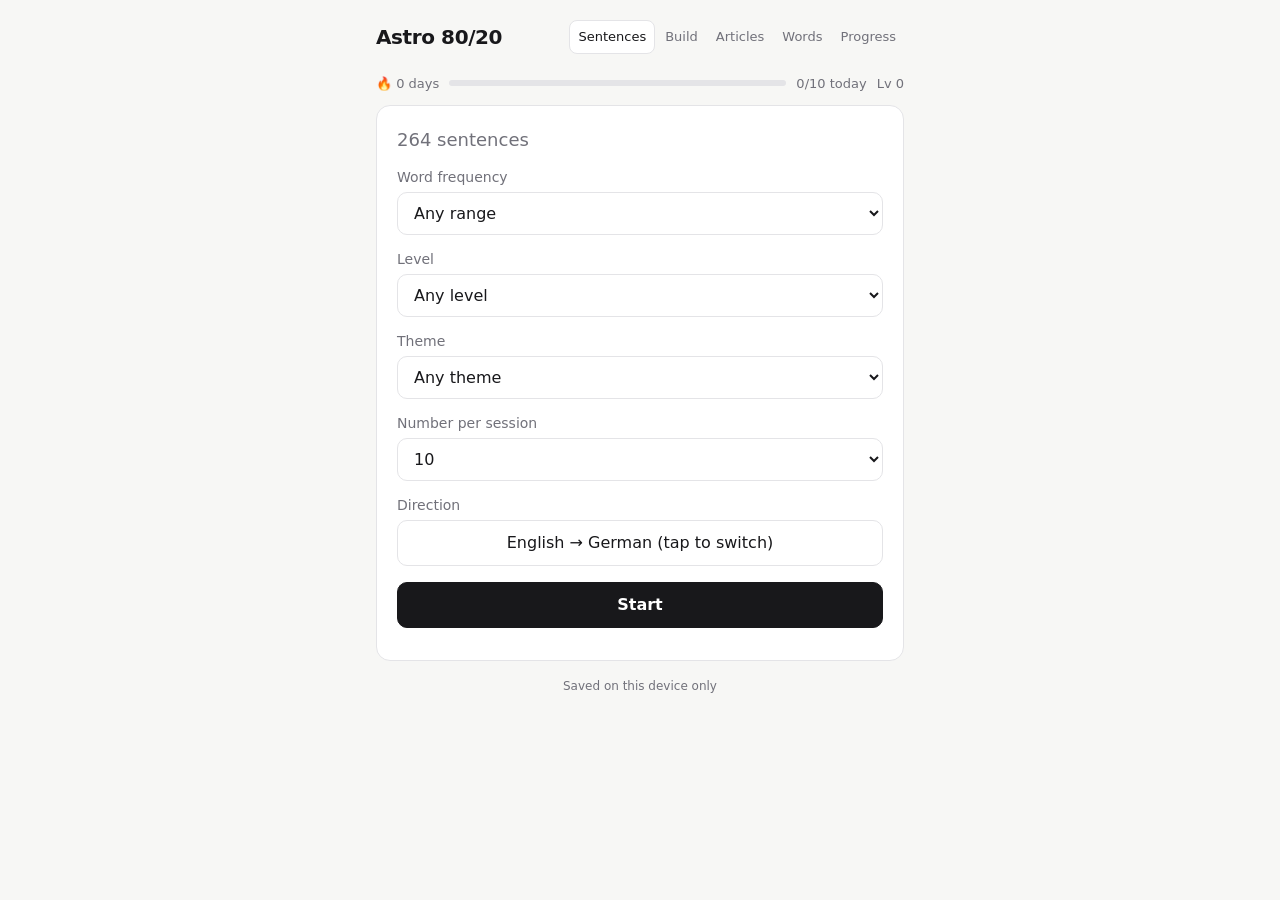
<file: index.html.html>
<!doctype html>
<html lang="en"><head><meta charset="utf-8">
<meta name="viewport" content="width=device-width, initial-scale=1, viewport-fit=cover">
<title>Astro 80/20</title>
<style>
:root{--bg:#f7f7f5;--fg:#18181b;--mut:#71717a;--card:#fff;--bd:#e4e4e7;--ac:#18181b;--acf:#fff;--der:#2563eb;--die:#ec4899;--das:#16a34a;box-sizing:border-box;padding-top:env(safe-area-inset-top,0px);padding-bottom:env(safe-area-inset-bottom,0px)}
@media (prefers-color-scheme:dark){:root:not([data-theme="light"]){--bg:#111113;--fg:#f4f4f5;--mut:#a1a1aa;--card:#1a1a1d;--bd:#2e2e33;--ac:#f4f4f5;--acf:#111113;--der:#60a5fa;--die:#f472b6;--das:#4ade80;color-scheme:dark}}
:root[data-theme="dark"]{--bg:#111113;--fg:#f4f4f5;--mut:#a1a1aa;--card:#1a1a1d;--bd:#2e2e33;--ac:#f4f4f5;--acf:#111113;--der:#60a5fa;--die:#f472b6;--das:#4ade80;color-scheme:dark}
html{scroll-padding-top:env(safe-area-inset-top,0px)}
*{box-sizing:border-box}
body{margin:0;background:var(--bg);color:var(--fg);font:16px/1.5 system-ui,-apple-system,"Segoe UI",Roboto,sans-serif}
main{max-width:560px;margin:0 auto;padding:20px 16px 48px}
header{display:flex;justify-content:space-between;align-items:center;margin-bottom:20px}
h1{font-size:20px;margin:0;letter-spacing:-.02em}
nav button{background:none;border:0;color:var(--mut);font:inherit;padding:6px 10px;cursor:pointer;border-radius:8px}
nav button.on{color:var(--fg);background:var(--card);border:1px solid var(--bd)}
.box{background:var(--card);border:1px solid var(--bd);border-radius:14px;padding:20px}
label{display:block;font-size:14px;color:var(--mut);margin:14px 0 4px}
select,.btn{font:inherit;border-radius:10px;border:1px solid var(--bd);background:var(--card);color:var(--fg);padding:10px 12px;width:100%}
.btn{cursor:pointer;text-align:center}
.btn.p{background:var(--ac);color:var(--acf);border-color:var(--ac);font-weight:600}
.btn:focus-visible,select:focus-visible,nav button:focus-visible{outline:2px solid var(--der);outline-offset:2px}
.row{display:flex;gap:8px}.row>*{flex:1}
.sent{font-size:24px;line-height:1.35;margin:18px 0;min-height:64px}
.en{font-size:18px;color:var(--mut)}
.note{border-top:1px solid var(--bd);margin-top:14px;padding-top:12px;font-size:15px}
.der{color:var(--der);font-weight:700}.die{color:var(--die);font-weight:700}.das{color:var(--das);font-weight:700}
.meta{display:flex;justify-content:space-between;color:var(--mut);font-size:13px}
.bar{height:6px;background:var(--bd);border-radius:6px;overflow:hidden;margin:6px 0 14px}.bar i{display:block;height:100%;background:var(--ac)}
.grid{display:grid;grid-template-columns:1fr 1fr;gap:10px;margin:14px 0}
.stat{border:1px solid var(--bd);border-radius:12px;padding:12px}.stat b{display:block;font-size:24px}.stat span{color:var(--mut);font-size:13px}
.rate button{padding:10px 4px;font-size:14px}
svg{width:100%;height:auto;display:block}
.hide{display:none}

header{flex-wrap:wrap;gap:8px}nav{display:flex;flex-wrap:wrap;gap:2px}nav button{font-size:13px;padding:6px 8px}
.chip{font:inherit;border:1px solid var(--bd);background:var(--card);color:var(--fg);border-radius:10px;padding:8px 12px;margin:0 6px 6px 0;cursor:pointer}.chip.rvd{cursor:default}
.btn.der,.btn.die,.btn.das{font-size:20px}#st{font-size:12px;color:var(--mut);margin-top:16px;text-align:center}
#top{display:flex;gap:10px;align-items:center;font-size:13px;color:var(--mut);margin-bottom:12px}
.tg{display:inline-block;border:1px solid var(--bd);border-radius:999px;padding:2px 10px;font-size:13px;margin:0 6px 4px 0;color:var(--mut)}.gl{margin-top:10px}
.rate small{display:block;color:var(--mut);font-size:11px}
#pop{position:fixed;left:50%;top:calc(env(safe-area-inset-top,0px) + 70px);transform:translateX(-50%);opacity:0;pointer-events:none;background:var(--ac);color:var(--acf);padding:8px 16px;border-radius:999px;font-weight:700;z-index:20}
#pop.go{animation:pp 1.1s ease-out}@keyframes pp{0%{opacity:0;transform:translate(-50%,8px)}18%{opacity:1;transform:translate(-50%,0)}80%{opacity:1}100%{opacity:0;transform:translate(-50%,-10px)}}
@media (prefers-reduced-motion:reduce){#pop.go{animation:pp2 1.1s steps(1)}@keyframes pp2{0%{opacity:1}80%{opacity:0}}}
</style></head>
<body><main>
<header><h1>Astro 80/20</h1><nav id="nav"><button data-t="s" class="on">Sentences</button><button data-t="b">Build</button><button data-t="a">Articles</button><button data-t="w">Words</button><button data-t="p">Progress</button></nav></header>
<div id="top"></div><div id="app"></div><div id="st">Saved on this device only</div><div id="pop" role="status"></div>
</main>
<script>
// Rows: [German, English, frequency band (approx. rank ceiling of hardest word), level, theme, grammar note]
const OLD=[
["Ich habe keine Zeit.","I don’t have time.",100,"A1","Daily","keine negates nouns used without an article; nicht negates verbs and adjectives."],
["Das ist mein Haus.","That is my house.",100,"A1","Home","Haus is neuter, so das Haus. mein- takes the same endings as ein-: no ending for neuter nominative."],
["Wo ist der Bahnhof?","Where is the train station?",200,"A1","Daily","Question word first, verb second. Bahnhof is masculine: der Bahnhof."],
["Ich arbeite jeden Tag.","I work every day.",200,"A1","Work","Time expressions like jeden Tag take the accusative."],
["Ich möchte bitte ein Wasser.","I would like a water, please.",200,"A1","Restaurant","möchte is the polite form of wanting. Wasser is neuter: ein Wasser (accusative looks the same)."],
["Kannst du mir helfen?","Can you help me?",200,"A1","Daily","helfen takes the dative: mir, not mich. With a modal verb, the infinitive goes to the end."],
["Wir essen heute im Restaurant.","We are eating at a restaurant today.",300,"A1","Restaurant","im = in dem. in + dative answers “where?”. The verb stays in second position."],
["Das Essen ist fertig.","The food is ready.",300,"A1","Kitchen","Das Essen is a verb used as a noun, and these are always neuter."],
["Das Wasser kocht schon.","The water is already boiling.",300,"A1","Kitchen","Wasser is neuter, so das Wasser. schon = already."],
["Ich fahre mit dem Zug nach Berlin.","I’m taking the train to Berlin.",300,"A1","Daily","mit always takes the dative: dem Zug. nach is used for cities and countries."],
["Ich muss morgen früh aufstehen.","I have to get up early tomorrow.",300,"A2","Daily","aufstehen is separable. With a modal verb it stays together as one infinitive at the end."],
["Ich habe gestern lange gearbeitet.","I worked for a long time yesterday.",300,"A2","Work","Perfekt = haben + past participle at the end of the sentence."],
["Ich weiß nicht, was ich sagen soll.","I don’t know what I’m supposed to say.",300,"B1","Daily","In an indirect question the verb moves to the end. weiß is irregular (wissen)."],
["Der Hund ist im Garten.","The dog is in the garden.",400,"A1","Animals","im = in dem. Location (“where?”) takes the dative. Hund is masculine: der Hund."],
["Ich gehe mit dem Hund spazieren.","I’m going for a walk with the dog.",400,"A1","Animals","mit + dative: dem Hund. spazieren gehen = to go for a walk."],
["Haben Sie einen Tisch für zwei Personen?","Do you have a table for two people?",400,"A1","Restaurant","Tisch is masculine, so the accusative is einen Tisch. für always takes the accusative."],
["Mach bitte das Fenster zu.","Please close the window.",400,"A1","Home","Imperative of a separable verb (zumachen): the prefix goes to the end. Fenster is neuter."],
["Wenn es regnet, bleibe ich zu Hause.","If it rains, I stay at home.",400,"A2","Outdoors","wenn sends the verb to the end of its clause. The main clause then starts with its verb."],
["Ich freue mich auf das Wochenende.","I’m looking forward to the weekend.",400,"B1","Work","sich freuen auf + accusative is for future events (über is for things happening now)."],
["Die Katze schläft auf dem Sofa.","The cat is sleeping on the sofa.",500,"A1","Animals","auf + dative when the cat is already there (where?). Katze is feminine: die Katze."],
["Wir kochen heute Abend zusammen.","We’re cooking together this evening.",500,"A1","Kitchen","heute Abend = this evening. Abend is masculine, but no article is needed here."],
["Ich stelle die Lampe auf den Tisch.","I’m putting the lamp on the table.",500,"A2","Home","Movement (where to?) means accusative: auf den Tisch. Compare: Die Lampe steht auf dem Tisch."],
["Hätte ich mehr Zeit, würde ich öfter wandern gehen.","If I had more time, I would go hiking more often.",500,"B2","Outdoors","Unreal condition (Konjunktiv II). Dropping wenn puts the verb first: Hätte ich…"],
["Die Wohnung hat zwei Zimmer und einen Balkon.","The apartment has two rooms and a balcony.",600,"A1","Home","haben takes the accusative. Balkon is masculine: einen Balkon. Wohnung is feminine."],
["Ich hätte gern die Rechnung, bitte.","I’d like the bill, please.",600,"A2","Restaurant","hätte gern is a polite request. Rechnung is feminine: die Rechnung."],
["Obwohl ich müde war, habe ich weitergearbeitet.","Although I was tired, I kept working.",600,"B1","Work","obwohl sends the verb to the end. After the clause, the main clause verb comes first: habe ich."],
["Der Wald ist sehr ruhig.","The forest is very quiet.",700,"A1","Outdoors","Wald is masculine: der Wald. sehr + adjective = very."],
["Der Chef hat heute keine Zeit für das Meeting.","The boss has no time for the meeting today.",700,"A2","Work","für + accusative. Meeting is neuter: das Meeting."],
["Ich räume die Küche auf, bevor die Gäste kommen.","I tidy the kitchen before the guests arrive.",800,"B1","Home","aufräumen is separable. bevor sends the verb to the end. Küche is feminine: die Küche."],
["Kannst du bitte die Zwiebeln schneiden?","Can you please cut the onions?",800,"A2","Kitchen","Zwiebeln is plural, so die. The infinitive schneiden goes to the end with a modal verb."],
["Der Hund, den wir gestern gesehen haben, gehört meiner Nachbarin.","The dog we saw yesterday belongs to my neighbor.",800,"B1","Animals","den = masculine accusative relative pronoun (object of gesehen). gehören takes the dative: meiner Nachbarin."],
["Wir wandern am Wochenende in den Bergen.","We hike in the mountains on the weekend.",900,"A2","Outdoors","am = an dem. Dative plural adds -n: in den Bergen."],
["Das Pferd steht auf der Wiese.","The horse is standing in the meadow.",900,"A2","Animals","Germans say auf der Wiese. Wiese is feminine, dative: der. Pferd is neuter: das Pferd."],
["Die Besprechung wurde auf nächste Woche verschoben.","The meeting was postponed until next week.",900,"B2","Work","Passive: wurde + past participle. The doer is not mentioned."]
];
const G={
mod:"Modal verb: it takes the second slot and the main verb goes to the end as an infinitive.",
dat:"mit, bei, von, zu, nach, aus, seit always take the dative.",
acc:"Direct objects take the accusative. Only masculine changes: der → den, ein → einen.",
sep:"Separable verb: the prefix jumps to the end of the main clause.",
perf:"Perfekt: haben or sein + past participle, with the participle at the end.",
sub:"In a clause with weil, dass, wenn, obwohl, the conjugated verb goes to the end.",
v2:"Verb second: whatever comes first, the conjugated verb is the second element.",
q:"Questions: a question word comes first, or the verb leads in yes/no questions.",
neg:"kein negates nouns; nicht negates verbs, adjectives and everything else.",
wo:"Two-way prepositions: dative for location (wo?), accusative for movement (wohin?).",
refl:"Reflexive verb: the pronoun (mich, dich, sich…) belongs with the verb.",
imp:"Imperative: the verb comes first.",
ko2:"Konjunktiv II (hätte, wäre, würde) expresses polite or unreal wishes.",
rel:"Relative clause: the pronoun matches the noun’s gender, its case comes from its job in the clause, and the verb goes to the end.",
inf:"Infinitive with zu: zu stands right before the infinitive at the end of the clause.",
idm:"Fixed expression: feelings and impressions use the dative (mir, dir, ihm…).",
gen:"Learn every noun with its article: gender is rarely guessable.",
comp:"Comparison: adjective + -er, then als.",
sein:"sein and haben are irregular, so learn them as they are.",
time:"Times: um + clock time, am + day, im + month or season."};
const note=t=>t.split("+").every(x=>G[x])?t.split("+").map(x=>G[x]).join(" "):t;
const P=`
Ich heiße Anna.|My name is Anna.|100|A1|Daily|v2
Wie geht es dir?|How are you?|100|A1|Daily|q
Mir geht es gut, danke.|I’m fine, thank you.|200|A1|Daily|idm
Ich komme aus Tunesien.|I come from Tunisia.|200|A1|Daily|dat
Ich spreche ein bisschen Deutsch.|I speak a little German.|300|A1|Daily|acc
Sprichst du Englisch?|Do you speak English?|300|A1|Daily|q
Ich verstehe das nicht.|I don’t understand that.|200|A1|Daily|neg
Kannst du das bitte wiederholen?|Can you repeat that, please?|400|A1|Daily|mod
Was bedeutet das?|What does that mean?|300|A1|Daily|q
Ich brauche Hilfe.|I need help.|200|A1|Daily|acc
Entschuldigung, wo ist die Toilette?|Excuse me, where is the restroom?|500|A1|Daily|q
Wie viel kostet das?|How much does that cost?|300|A1|Daily|q
Ich nehme das.|I’ll take that.|200|A1|Daily|acc
Es ist schon spät.|It’s already late.|200|A1|Daily|v2
Wie spät ist es?|What time is it?|200|A1|Daily|q
Ich habe Hunger.|I’m hungry.|300|A1|Daily|sein
Ich habe Durst.|I’m thirsty.|400|A1|Daily|sein
Mir ist kalt.|I’m cold.|300|A1|Daily|idm
Ich bin müde.|I’m tired.|200|A1|Daily|sein
Das gefällt mir.|I like that.|300|A2|Daily|idm
Es tut mir leid.|I’m sorry.|300|A1|Daily|idm
Hast du morgen Zeit?|Do you have time tomorrow?|200|A1|Daily|q
Ich rufe dich später an.|I’ll call you later.|400|A2|Daily|sep
Ich warte seit einer Stunde.|I’ve been waiting for an hour.|500|A2|Daily|dat
Wir haben uns lange nicht gesehen.|We haven’t seen each other for a long time.|400|A2|Daily|refl+perf
Ich denke oft an meine Familie.|I often think about my family.|300|A2|Daily|denken an takes the accusative: an meine Familie.
Ich glaube, dass er recht hat.|I think he’s right.|300|B1|Daily|sub
Ich möchte wissen, wann der Zug kommt.|I’d like to know when the train is coming.|400|B1|Daily|sub
Weil ich krank bin, bleibe ich heute im Bett.|Because I’m sick, I’m staying in bed today.|500|A2|Daily|sub
Ich habe vergessen, dir zu schreiben.|I forgot to write to you.|500|B1|Daily|inf
Es ist wichtig, pünktlich zu sein.|It’s important to be on time.|700|B1|Daily|inf
Ich würde gern nach Deutschland reisen.|I would like to travel to Germany.|500|B1|Daily|ko2
Wenn ich Zeit hätte, würde ich mehr lesen.|If I had time, I would read more.|400|B2|Daily|ko2+sub
Das Buch, das ich gelesen habe, war sehr gut.|The book I read was very good.|500|B1|Daily|rel
Ich arbeite als Lehrer.|I work as a teacher.|800|A2|Work|v2
Ich habe heute viel zu tun.|I have a lot to do today.|300|A2|Work|inf
Wann beginnt die Arbeit?|When does work start?|300|A1|Work|q
Die Arbeit beginnt um acht Uhr.|Work starts at eight o’clock.|300|A1|Work|time
Ich habe einen Termin um zehn Uhr.|I have an appointment at ten o’clock.|500|A1|Work|acc+time
Können wir den Termin verschieben?|Can we postpone the appointment?|900|A2|Work|mod
Ich schicke Ihnen die E-Mail heute noch.|I’ll send you the email today.|500|A2|Work|Ihnen is dative (to whom?), die E-Mail is accusative (what?). The dative object comes first.
Haben Sie meine Nachricht bekommen?|Did you get my message?|400|A2|Work|perf
Ich bin im Moment in einer Besprechung.|I’m in a meeting right now.|500|A2|Work|wo
Mein Kollege ist heute krank.|My colleague is sick today.|700|A1|Work|v2
Wir müssen das Projekt bis Freitag abschließen.|We have to finish the project by Friday.|700|B1|Work|mod+sep
Ich bewerbe mich um eine Stelle.|I’m applying for a job.|800|B1|Work|refl
Das Gehalt ist nicht schlecht.|The salary isn’t bad.|900|A2|Work|neg
Ich arbeite von zu Hause aus.|I work from home.|300|A2|Work|dat
Mein Chef ist sehr freundlich.|My boss is very friendly.|700|A1|Work|sein
Wir haben morgen eine Konferenz.|We have a conference tomorrow.|900|A2|Work|acc
Der Kunde wartet schon seit zehn Minuten.|The customer has been waiting for ten minutes already.|600|A2|Work|dat
Ich habe die Rechnung noch nicht bezahlt.|I haven’t paid the invoice yet.|600|A2|Work|perf
Wir sollten das morgen besprechen.|We should discuss that tomorrow.|500|B1|Work|mod
Ich kümmere mich um die Kunden.|I take care of the customers.|900|B1|Work|refl
Nachdem wir gegessen hatten, sind wir zur Arbeit gegangen.|After we had eaten, we went to work.|500|B2|Work|Plusquamperfekt: hatten + participle for what happened first, then Perfekt for what came next.
Ich wohne in einer kleinen Wohnung.|I live in a small apartment.|300|A1|Home|wo
Das Schlafzimmer ist im ersten Stock.|The bedroom is on the first floor.|700|A2|Home|wo
Das Badezimmer ist neben der Küche.|The bathroom is next to the kitchen.|700|A2|Home|wo
Die Tür ist geschlossen.|The door is closed.|300|A1|Home|gen
Bitte mach das Licht an.|Please turn on the light.|300|A1|Home|imp+sep
Ich muss die Wäsche waschen.|I have to do the laundry.|900|A2|Home|mod
Der Schlüssel liegt auf dem Tisch.|The key is on the table.|500|A1|Home|wo
Wir haben ein neues Sofa gekauft.|We bought a new sofa.|700|A2|Home|perf
Das Wohnzimmer ist groß und hell.|The living room is big and bright.|600|A1|Home|gen
Ich putze jeden Samstag das Bad.|I clean the bathroom every Saturday.|700|A2|Home|acc
Kannst du den Müll rausbringen?|Can you take out the trash?|900|A2|Home|mod+sep
Ich suche meinen Schlüssel.|I’m looking for my key.|500|A1|Home|acc
Das Bett steht an der Wand.|The bed stands against the wall.|400|A2|Home|wo
Wir ziehen nächsten Monat um.|We’re moving next month.|500|A2|Home|sep
Die Miete ist zu hoch.|The rent is too high.|600|A2|Home|gen
Ich hänge das Bild an die Wand.|I’m hanging the picture on the wall.|400|B1|Home|wo
Das Bild hängt an der Wand.|The picture is hanging on the wall.|400|A2|Home|wo
Ich lege das Buch auf den Tisch.|I’m putting the book on the table.|500|A2|Home|wo
Heute scheint die Sonne.|The sun is shining today.|400|A1|Outdoors|v2
Es ist kalt und es regnet.|It’s cold and it’s raining.|300|A1|Outdoors|v2
Wir gehen im Park spazieren.|We’re going for a walk in the park.|600|A1|Outdoors|wo
Der Fluss ist sehr tief.|The river is very deep.|600|A2|Outdoors|gen
Ich möchte auf den Berg steigen.|I’d like to climb the mountain.|600|A2|Outdoors|wo+mod
Die Sonne geht um sechs Uhr unter.|The sun sets at six o’clock.|400|A2|Outdoors|sep+time
Wir sind am Strand gewesen.|We were at the beach.|800|A2|Outdoors|perf
Ich fahre gern mit dem Fahrrad.|I like riding my bike.|600|A1|Outdoors|dat
Hast du eine Jacke dabei?|Did you bring a jacket?|700|A2|Outdoors|q
Der See ist im Sommer warm.|The lake is warm in summer.|700|A1|Outdoors|time
Im Winter schneit es oft.|It often snows in winter.|500|A1|Outdoors|time
Wir machen ein Picknick am Fluss.|We’re having a picnic by the river.|900|A2|Outdoors|wo
Der Weg führt durch den Wald.|The path leads through the forest.|500|B1|Outdoors|durch always takes the accusative.
Wir sind den ganzen Tag gewandert.|We hiked all day.|700|A2|Outdoors|perf
Bei schönem Wetter gehen wir raus.|When the weather is nice, we go outside.|400|A2|Outdoors|dat
Die Luft ist hier sehr sauber.|The air is very clean here.|500|A2|Outdoors|gen
Einen Tisch für vier Personen, bitte.|A table for four people, please.|400|A1|Restaurant|acc
Was empfehlen Sie?|What do you recommend?|500|A2|Restaurant|q
Ich nehme die Suppe und einen Salat.|I’ll have the soup and a salad.|700|A1|Restaurant|acc
Ich bin Vegetarier.|I’m vegetarian.|1000|A2|Restaurant|sein
Ist das Essen scharf?|Is the food spicy?|700|A1|Restaurant|q
Wir möchten zahlen, bitte.|We’d like to pay, please.|400|A1|Restaurant|mod
Zusammen oder getrennt?|Together or separately?|500|A1|Restaurant|q
Das Fleisch ist sehr lecker.|The meat is very tasty.|600|A1|Restaurant|gen
Ich trinke einen Kaffee mit Milch.|I’m drinking a coffee with milk.|500|A1|Restaurant|dat+acc
Haben Sie auch etwas ohne Fleisch?|Do you also have something without meat?|600|A2|Restaurant|ohne always takes the accusative.
Die Speisekarte, bitte.|The menu, please.|900|A1|Restaurant|gen
Das Frühstück ist von sieben bis zehn Uhr.|Breakfast is from seven to ten o’clock.|600|A2|Restaurant|dat
Es hat sehr gut geschmeckt.|It tasted very good.|400|A2|Restaurant|perf
Ich bestelle noch ein Bier.|I’m ordering another beer.|800|A1|Restaurant|acc
Ich brauche ein Messer und ein Brett.|I need a knife and a board.|900|A1|Kitchen|acc
Schneide die Tomaten in kleine Stücke.|Cut the tomatoes into small pieces.|700|A2|Kitchen|imp
Die Pfanne ist noch heiß.|The pan is still hot.|1000|A2|Kitchen|gen
Gib bitte etwas Salz in die Suppe.|Please add some salt to the soup.|600|A2|Kitchen|wo
Der Kuchen muss eine Stunde backen.|The cake has to bake for an hour.|800|A2|Kitchen|mod
Ich koche gern italienisch.|I like cooking Italian food.|600|A2|Kitchen|gern after the verb means “like doing it”.
Wir haben kein Brot mehr.|We have no bread left.|400|A1|Kitchen|neg
Ist noch Milch im Kühlschrank?|Is there still milk in the fridge?|900|A2|Kitchen|wo
Die Eier sind im Kühlschrank.|The eggs are in the fridge.|700|A1|Kitchen|wo
Rühr die Soße um.|Stir the sauce.|900|A2|Kitchen|imp+sep
Das Rezept ist ganz einfach.|The recipe is really simple.|900|A2|Kitchen|gen
Ich schäle die Kartoffeln.|I’m peeling the potatoes.|1000|A2|Kitchen|acc
Der Teller steht im Schrank.|The plate is in the cupboard.|900|A1|Kitchen|wo
Wie lange muss das kochen?|How long does that have to cook?|500|A2|Kitchen|q+mod
Ich habe zwei Katzen.|I have two cats.|500|A1|Animals|acc
Der Vogel singt jeden Morgen.|The bird sings every morning.|600|A1|Animals|acc
Die Kuh steht auf der Weide.|The cow is standing in the pasture.|1000|A2|Animals|wo
Mein Hund bellt nachts.|My dog barks at night.|800|A1|Animals|v2
Der Fisch schwimmt im Wasser.|The fish swims in the water.|500|A1|Animals|wo
Hast du Angst vor Hunden?|Are you afraid of dogs?|500|A2|Animals|Angst haben vor takes the dative, and the dative plural adds -n: vor Hunden.
Die Katze fängt eine Maus.|The cat catches a mouse.|700|A2|Animals|acc
Wir füttern die Tiere jeden Tag.|We feed the animals every day.|700|A2|Animals|acc
Das Pferd läuft sehr schnell.|The horse runs very fast.|900|A1|Animals|gen
Im Zoo gibt es viele Tiere.|There are many animals at the zoo.|800|A2|Animals|es gibt takes the accusative (here a plural).
Ich gehe mit der Katze zum Tierarzt.|I’m taking the cat to the vet.|900|A2|Animals|zum = zu dem. zu and mit take the dative.
Der Hund ist größer als die Katze.|The dog is bigger than the cat.|500|A2|Animals|comp
Die Vögel fliegen nach Süden.|The birds fly south.|600|A2|Animals|v2
Ich lerne seit einem Jahr Deutsch.|I’ve been learning German for a year.|400|A2|Daily|dat
Kannst du langsamer sprechen?|Can you speak more slowly?|400|A1|Daily|mod+comp
Ich habe eine Frage.|I have a question.|200|A1|Daily|acc
Das ist eine gute Idee.|That’s a good idea.|300|A1|Daily|gen
Ich weiß es nicht.|I don’t know.|200|A1|Daily|neg
Ich kenne ihn schon lange.|I’ve known him for a long time.|300|A2|Daily|Use kennen for people and places, wissen for facts. ihn is the accusative of er.
Wo wohnst du?|Where do you live?|200|A1|Daily|q
Was machst du am Wochenende?|What are you doing at the weekend?|300|A1|Daily|q+time
Ich stehe um sieben Uhr auf.|I get up at seven o’clock.|300|A1|Daily|sep+time
Ich gehe nach der Arbeit einkaufen.|I go shopping after work.|300|A2|Daily|nach takes the dative: nach der Arbeit.
Hast du Lust, ins Kino zu gehen?|Do you feel like going to the cinema?|400|B1|Daily|inf
Ich habe mich verlaufen.|I got lost.|500|B1|Daily|refl+perf
Es freut mich, dich kennenzulernen.|Nice to meet you.|400|A2|Daily|inf
Ich bin mit dem Bus gekommen.|I came by bus.|400|A2|Daily|perf+dat
Das war ein langer Tag.|That was a long day.|300|A1|Daily|sein
Gestern war ich im Kino.|Yesterday I was at the cinema.|400|A2|Daily|v2+wo
Ich hatte keine Ahnung.|I had no idea.|600|A2|Daily|neg
Morgen fahre ich nach München.|Tomorrow I’m going to Munich.|300|A1|Daily|v2
Ich bin schon einmal dort gewesen.|I’ve been there once before.|300|A2|Daily|perf
Entschuldigung, ich habe Sie nicht verstanden.|Sorry, I didn’t understand you.|400|A2|Daily|perf+neg
Er hat gesagt, dass er später kommt.|He said that he’s coming later.|300|B1|Daily|sub
Ich habe keine Lust mehr.|I don’t feel like it anymore.|400|A2|Daily|neg
Wenn du willst, können wir zusammen essen.|If you like, we can eat together.|300|A2|Daily|sub+mod
Seit ich hier wohne, bin ich glücklicher.|Since I’ve lived here, I’ve been happier.|400|B1|Daily|sub+comp
Je mehr ich übe, desto besser verstehe ich.|The more I practice, the better I understand.|500|B2|Daily|je … desto takes a comparative in both parts. je sends the verb to the end of its clause.
Ich habe mich an das Wetter gewöhnt.|I’ve gotten used to the weather.|600|B2|Daily|sich gewöhnen an takes the accusative: an das Wetter. The Perfekt uses haben.
Man sollte jeden Tag ein bisschen üben.|You should practice a little every day.|400|B1|Daily|man means “one” or “you” in general. It takes the same verb form as er.
Es kommt darauf an, was du willst.|It depends on what you want.|500|B2|Daily|es kommt darauf an is followed by a clause, and the verb goes to the end of that clause.
Ich bin froh, dass du da bist.|I’m glad you’re here.|400|B1|Daily|sub
Ich schreibe eine E-Mail an meinen Chef.|I’m writing an email to my boss.|500|A2|Work|schreiben an takes the accusative: an meinen Chef.
Wir haben heute eine Besprechung um drei Uhr.|We have a meeting today at three o’clock.|500|A1|Work|time
Ich muss noch viele Briefe schreiben.|I still have to write a lot of letters.|400|A2|Work|mod
Können Sie mir bitte helfen?|Could you please help me?|300|A1|Work|helfen takes the dative: mir. After a modal verb the infinitive goes to the end.
Wann haben Sie Zeit für ein Gespräch?|When do you have time for a conversation?|500|A2|Work|q
Der Vertrag ist noch nicht unterschrieben.|The contract hasn’t been signed yet.|900|B1|Work|sein + participle describes a result (the contract is in a signed state), not the action.
Ich habe eine neue Stelle gefunden.|I found a new job.|500|A2|Work|perf
Die Firma sucht neue Mitarbeiter.|The company is looking for new employees.|600|A2|Work|acc
Ich verdiene nicht viel.|I don’t earn much.|700|A2|Work|neg
Wir müssen früher anfangen.|We have to start earlier.|500|A2|Work|mod+comp
Das Meeting wurde abgesagt.|The meeting was cancelled.|900|B2|Work|Passive: wurde + past participle. Written German prefers wurde to ist worden.
Ich arbeite nur halbtags.|I only work part-time.|700|A2|Work|v2
Der Computer funktioniert nicht.|The computer isn’t working.|700|A2|Work|neg
Hast du die Datei schon geschickt?|Have you already sent the file?|700|A2|Work|perf+q
Ich war gestern wegen eines Termins beim Arzt.|I was at the doctor’s yesterday because of an appointment.|600|B1|Work|wegen takes the genitive: eines Termins (note the -s). In speech many people use the dative.
Entschuldigung für die Verspätung.|Sorry for the delay.|800|A2|Work|für always takes the accusative.
Ich hoffe, dass wir bald eine Lösung finden.|I hope we find a solution soon.|600|B1|Work|sub
Wir wohnen im dritten Stock.|We live on the third floor.|700|A2|Home|wo
Die Wohnung ist hell und ruhig.|The apartment is bright and quiet.|600|A1|Home|gen
Ich möchte ein Zimmer mieten.|I would like to rent a room.|700|A2|Home|mod
Stell die Tasche bitte auf den Stuhl.|Please put the bag on the chair.|500|A2|Home|wo+imp
Die Tasche steht auf dem Stuhl.|The bag is on the chair.|500|A2|Home|wo
Kannst du das Fenster aufmachen?|Can you open the window?|400|A1|Home|mod+sep
Meine Nachbarn sind sehr nett.|My neighbors are very nice.|800|A1|Home|sein
Es gibt keinen Aufzug.|There’s no elevator.|900|A2|Home|es gibt takes the accusative, so kein becomes keinen for masculine Aufzug.
Ich schlafe auf dem Sofa.|I’m sleeping on the sofa.|700|A1|Home|wo
Die Heizung ist kaputt.|The heating is broken.|800|A2|Home|gen
Ich muss die Miete bis Montag überweisen.|I have to transfer the rent by Monday.|900|B1|Home|mod
Seit wann wohnst du hier?|Since when have you lived here?|400|A2|Home|German uses the present tense with seit for something that still continues.
Wir haben das Bad renoviert.|We renovated the bathroom.|900|B1|Home|perf
Das Wetter ist heute schön.|The weather is nice today.|400|A1|Outdoors|v2
Es wird bald dunkel.|It’s getting dark soon.|400|A2|Outdoors|werden + adjective means to become or get: es wird dunkel.
Der Himmel ist bewölkt.|The sky is cloudy.|700|A2|Outdoors|gen
Wir sind gestern auf den Berg gestiegen.|We climbed the mountain yesterday.|600|B1|Outdoors|perf+wo
Hast du Lust, am Fluss spazieren zu gehen?|Do you feel like going for a walk by the river?|600|B1|Outdoors|inf
Im Sommer fahren wir ans Meer.|In summer we go to the sea.|500|A2|Outdoors|ans = an das. Movement toward a place takes the accusative.
Die Blumen blühen im Frühling.|The flowers bloom in spring.|900|A2|Outdoors|time
Der Wind ist heute sehr stark.|The wind is very strong today.|500|A2|Outdoors|gen
Es hat die ganze Nacht geregnet.|It rained all night.|500|A2|Outdoors|perf
Nimm einen Schirm mit, es könnte regnen.|Take an umbrella, it might rain.|900|B1|Outdoors|imp+sep+ko2
Bevor wir losgehen, ziehe ich eine Jacke an.|Before we set off, I’ll put on a jacket.|600|B1|Outdoors|sub+sep
Was möchten Sie trinken?|What would you like to drink?|400|A1|Restaurant|mod+q
Ich hätte gern ein Glas Wasser.|I’d like a glass of water.|600|A1|Restaurant|ko2
Das schmeckt wirklich gut.|That tastes really good.|500|A1|Restaurant|v2
Ist dieser Platz noch frei?|Is this seat still free?|500|A1|Restaurant|q
Ich bin allergisch gegen Nüsse.|I’m allergic to nuts.|800|B1|Restaurant|allergisch gegen takes the accusative, and gegen always does.
Können wir bitte getrennt bezahlen?|Can we pay separately, please?|500|A2|Restaurant|mod
Zum Nachtisch nehme ich ein Eis.|For dessert I’ll have an ice cream.|900|A2|Restaurant|zum = zu dem. zu always takes the dative.
Das Essen war leider kalt.|Unfortunately the food was cold.|400|A2|Restaurant|war is the Präteritum of sein. It is common in speech for sein and haben.
Ich habe eine Reservierung auf den Namen Müller.|I have a reservation under the name Müller.|700|A2|Restaurant|acc
Die Bedienung ist sehr aufmerksam.|The service is very attentive.|900|B1|Restaurant|gen
Ich koche heute Abend Nudeln mit Tomatensoße.|I’m cooking pasta with tomato sauce tonight.|900|A2|Kitchen|dat+acc
Erhitze das Öl in der Pfanne.|Heat the oil in the pan.|900|A2|Kitchen|imp+wo
Gib die Zwiebeln dazu.|Add the onions.|800|A2|Kitchen|imp
Der Reis braucht zwanzig Minuten.|The rice needs twenty minutes.|1000|A2|Kitchen|acc
Hast du Salz und Pfeffer?|Do you have salt and pepper?|900|A1|Kitchen|q
Ich backe einen Apfelkuchen.|I’m baking an apple cake.|900|A2|Kitchen|acc
Die Suppe ist zu salzig.|The soup is too salty.|700|A2|Kitchen|gen
Nimm zwei Eier und etwas Mehl.|Take two eggs and some flour.|700|A2|Kitchen|imp
Das Wasser muss erst kochen.|The water has to boil first.|300|A2|Kitchen|mod
Stell den Ofen auf zweihundert Grad.|Set the oven to two hundred degrees.|900|B1|Kitchen|imp+acc
Wir haben einen Hund und zwei Katzen.|We have a dog and two cats.|500|A1|Animals|acc
Der Hund spielt im Garten.|The dog is playing in the garden.|500|A1|Animals|wo
Die Katze schläft den ganzen Tag.|The cat sleeps all day.|500|A1|Animals|acc
Hast du ein Haustier?|Do you have a pet?|800|A1|Animals|q
Der Hund muss dreimal am Tag raus.|The dog has to go out three times a day.|500|A2|Animals|mod
Die Schafe stehen auf der Wiese.|The sheep are standing in the meadow.|900|A2|Animals|wo
Vögel bauen ihre Nester im Frühling.|Birds build their nests in spring.|700|B1|Animals|ihre is a possessive that agrees with the plural noun Nester (accusative plural).
Der Tierarzt hat den Hund untersucht.|The vet examined the dog.|900|B1|Animals|perf
Ich habe Angst vor Spinnen.|I’m afraid of spiders.|700|A2|Animals|Angst haben vor takes the dative, and the dative plural adds -n: vor Spinnen.
Die Katze, die auf dem Sofa schläft, gehört mir.|The cat sleeping on the sofa is mine.|600|B1|Animals|rel
`.trim().split("\n").map(l=>{const a=l.split("|");return[a[0],a[1],+a[2],a[3],a[4],note(a[5])]});
const S=OLD.concat(P);
const NN=`Haus|das|house
Hund|der|dog
Katze|die|cat
Tisch|der|table
Stuhl|der|chair
Fenster|das|window
Tür|die|door
Küche|die|kitchen
Wohnung|die|apartment
Garten|der|garden
Bett|das|bed
Zimmer|das|room
Schlüssel|der|key
Buch|das|book
Brot|das|bread
Wasser|das|water
Milch|die|milk
Kaffee|der|coffee
Bier|das|beer
Fleisch|das|meat
Fisch|der|fish
Suppe|die|soup
Salat|der|salad
Kuchen|der|cake
Messer|das|knife
Teller|der|plate
Pfanne|die|pan
Kühlschrank|der|fridge
Tag|der|day
Woche|die|week
Jahr|das|year
Zeit|die|time
Arbeit|die|work
Chef|der|boss
Kollege|der|colleague
Termin|der|appointment
Firma|die|company
Stadt|die|city
Land|das|country
Straße|die|street
Bahnhof|der|train station
Zug|der|train
Auto|das|car
Fahrrad|das|bike
Schule|die|school
Kind|das|child
Mann|der|man
Frau|die|woman
Freund|der|friend
Familie|die|family
Mutter|die|mother
Vater|der|father
Bruder|der|brother
Schwester|die|sister
Name|der|name
Hand|die|hand
Kopf|der|head
Auge|das|eye
Herz|das|heart
Geld|das|money
Preis|der|price
Rechnung|die|bill
Wetter|das|weather
Sonne|die|sun
Regen|der|rain
Schnee|der|snow
Berg|der|mountain
Wald|der|forest
Fluss|der|river
See|der|lake
Strand|der|beach
Wiese|die|meadow
Blume|die|flower
Baum|der|tree
Vogel|der|bird
Pferd|das|horse
Kuh|die|cow
Maus|die|mouse
Hotel|das|hotel
Restaurant|das|restaurant
Frage|die|question
Antwort|die|answer
Problem|das|problem
Idee|die|idea
Nachricht|die|message
Telefon|das|telephone
Computer|der|computer
Licht|das|light
Bild|das|picture
Mädchen|das|girl
Brief|der|letter
Gast|der|guest
Tier|das|animal
Essen|das|food
Frühstück|das|breakfast
Abend|der|evening
Morgen|der|morning
Nacht|die|night
Arzt|der|doctor
Apotheke|die|pharmacy
Krankenhaus|das|hospital
Supermarkt|der|supermarket
Bank|die|bank
Flughafen|der|airport
Reise|die|trip
Urlaub|der|vacation
Wochenende|das|weekend
Monat|der|month
Stunde|die|hour
Minute|die|minute
Geburtstag|der|birthday
Hilfe|die|help
Hunger|der|hunger
Durst|der|thirst
Angst|die|fear
Spaß|der|fun
Sprache|die|language
Wort|das|word
Satz|der|sentence
Zahl|die|number
Adresse|die|address
Ausweis|der|ID card
Tasche|die|bag
Handy|das|mobile phone
Uhr|die|clock, watch
Platz|der|seat, square
Ecke|die|corner
Seite|die|side, page
Ende|das|end
Anfang|der|beginning
Büro|das|office
Besprechung|die|meeting
Vertrag|der|contract
Gehalt|das|salary
Kunde|der|customer
Projekt|das|project
Aufgabe|die|task
Lehrer|der|teacher
Stelle|die|job, position
Feierabend|der|end of the workday
Wand|die|wall
Boden|der|floor, ground
Treppe|die|stairs
Dach|das|roof
Balkon|der|balcony
Sofa|das|sofa
Lampe|die|lamp
Spiegel|der|mirror
Bad|das|bathroom
Schrank|der|cupboard
Miete|die|rent
Nachbar|der|neighbor
Park|der|park
Himmel|der|sky
Wolke|die|cloud
Wind|der|wind
Insel|die|island
Meer|das|sea
Brücke|die|bridge
Weg|der|path
Speisekarte|die|menu
Kellner|der|waiter
Getränk|das|drink
Nachtisch|der|dessert
Mittagessen|das|lunch
Abendessen|das|dinner
Gabel|die|fork
Löffel|der|spoon
Glas|das|glass
Tasse|die|cup
Topf|der|pot
Ei|das|egg
Käse|der|cheese
Butter|die|butter
Zucker|der|sugar
Salz|das|salt
Reis|der|rice
Nudeln|die|noodles (plural)
Tomate|die|tomato
Zwiebel|die|onion
Kartoffel|die|potato
Apfel|der|apple
Rezept|das|recipe
Ofen|der|oven
Schaf|das|sheep
Schwein|das|pig
Huhn|das|chicken
Hase|der|rabbit
Bär|der|bear
Wolf|der|wolf
Elefant|der|elephant
Affe|der|monkey
Tierarzt|der|vet
Zoo|der|zoo`.split("\n").map(l=>{const a=l.split("|");return{de:a[0],art:a[1],en:a[2]}});
const VV=`gehen|to go
kommen|to come
machen|to do, to make
haben|to have
sein|to be
wollen|to want
können|to be able to, can
müssen|to have to, must
sagen|to say
sehen|to see
geben|to give
nehmen|to take
wissen|to know (a fact)
kennen|to know (a person)
denken|to think
arbeiten|to work
wohnen|to live
essen|to eat
trinken|to drink
kaufen|to buy
helfen|to help (+ dative)
brauchen|to need
schnell|fast
langsam|slow
groß|big
klein|small
gut|good
schlecht|bad
neu|new
alt|old
schön|beautiful
heiß|hot
kalt|cold
viel|much, a lot
wenig|little
immer|always
nie|never
oft|often
heute|today
morgen|tomorrow
gestern|yesterday
weil|because
aber|but
oder|or
und|and
mit|with
ohne|without
für|for
bei|at, near
nach|after, to
vor|before, in front of
zwischen|between
lernen|to learn
sprechen|to speak
verstehen|to understand
lesen|to read
schreiben|to write
hören|to hear, to listen
fahren|to drive, to travel
laufen|to run, to walk
spielen|to play
öffnen|to open
schließen|to close
suchen|to look for
finden|to find
bringen|to bring
bleiben|to stay
warten|to wait
fragen|to ask
antworten|to answer
kochen|to cook
schlafen|to sleep
bezahlen|to pay
bestellen|to order
sitzen|to sit
stehen|to stand
liegen|to lie, to be located
leben|to live
mögen|to like
wichtig|important
einfach|simple, easy
schwer|heavy, difficult
leicht|light, easy
teuer|expensive
billig|cheap
müde|tired
krank|sick
frei|free
fertig|ready, finished
lecker|tasty
warm|warm
hell|bright
dunkel|dark
früh|early
spät|late
jetzt|now
dann|then
auch|also
noch|still, yet
schon|already
nur|only
sehr|very
vielleicht|maybe
wirklich|really
wenn|if, when
dass|that
wo|where
wann|when
warum|why
wie|how
was|what
wer|who`.split("\n").map(l=>{const a=l.split("|");return{de:a[0],art:"",en:a[1]}});
const BAND={},TM={};
`100:sein haben und aber oder mit für wenn dass wie was wer wo auch noch schon nur sehr
200:gehen kommen machen können müssen sagen sehen geben nehmen gut groß neu alt immer nie heute morgen weil ohne bei nach vor dann jetzt Zeit Jahr Tag Mann Frau Kind Land Name Frage Hand
300:wollen wissen denken arbeiten brauchen klein schlecht viel wenig oft gestern Arbeit Stadt Haus Auto Problem Geld Hilfe Freund Familie Mutter Vater Wasser Zug Schule Woche Abend Morgen Nacht Idee Antwort Ende Anfang Seite Platz warum wann vielleicht wirklich früh spät finden bleiben fragen lernen sprechen verstehen lesen schreiben hören
400:kennen wohnen essen trinken kaufen helfen schön heiß kalt wichtig einfach schwer leicht frei fertig krank müde Straße Bruder Schwester Kopf Auge Herz Bild Licht Telefon Nachricht Brief Gast Kaffee Brot Preis Stunde Minute Monat Wochenende Bahnhof Chef Termin Firma Arzt Reise Urlaub Wort Satz Zahl Sprache Hund Katze Tisch Bett Zimmer Tür Fenster Küche Wohnung Garten Bier Milch zwischen warm fahren laufen spielen bringen warten antworten schlafen sitzen stehen liegen leben mögen öffnen schließen suchen
500:Tier Wetter Sonne Regen Schnee Berg Wald Fluss See Strand Baum Blume Vogel Pferd Kuh Hotel Restaurant Essen Frühstück Fleisch Fisch Suppe Salat Büro Kollege Besprechung Computer Schlüssel Stuhl Wand Boden Park Himmel Wind Tasche Handy Uhr Ecke Adresse Rechnung Geburtstag Angst Spaß Hunger Durst Kunde Aufgabe Stelle Projekt kochen bezahlen bestellen lecker hell dunkel teuer billig Lehrer Nachbar Miete Bad Sofa Lampe Balkon Treppe Dach Schrank Brücke Weg Meer Insel Wolke Maus Kuchen Mädchen Computer Mittagessen Abendessen
1000:Elefant Bär Wolf Affe Ofen Reis Zucker Salz Topf Hase Huhn Schwein Schaf Vertrag Gehalt Feierabend Apotheke Ausweis Spiegel Kellner Nachtisch Pfanne Messer`.split("\n").forEach(l=>{const[b,w]=l.split(":");w.split(" ").forEach(x=>BAND[x]=+b)});
`Home:Haus Stuhl Tisch Fenster Tür Wohnung Garten Bett Zimmer Schlüssel Licht Bild Wand Boden Treppe Dach Balkon Sofa Lampe Spiegel Bad Schrank Miete Nachbar Telefon
Kitchen:Küche Brot Milch Messer Teller Pfanne Kühlschrank Gabel Löffel Glas Tasse Topf Ei Käse Butter Zucker Salz Reis Nudeln Tomate Zwiebel Kartoffel Apfel Rezept Ofen kochen lecker
Restaurant:Bier Kaffee Fleisch Fisch Suppe Salat Kuchen Restaurant Hotel Rechnung Speisekarte Kellner Getränk Nachtisch Mittagessen Abendessen Frühstück Essen bestellen bezahlen essen trinken
Work:Arbeit Chef Kollege Termin Firma Büro Besprechung Vertrag Gehalt Kunde Projekt Aufgabe Lehrer Stelle Feierabend Computer arbeiten
Outdoors:Wetter Sonne Regen Schnee Berg Wald Fluss See Strand Wiese Blume Baum Park Himmel Wolke Wind Insel Meer Brücke Weg Straße laufen
Animals:Hund Katze Vogel Pferd Kuh Maus Tier Schaf Schwein Huhn Hase Bär Wolf Elefant Affe Tierarzt Zoo`.split("\n").forEach(l=>{const[t,w]=l.split(":");w.split(" ").forEach(x=>TM[x]=t)});
const lvb=b=>b<=300?"A1":b<=600?"A2":b<=800?"B1":"B2";
const WD=NN.concat(VV).map(w=>{w.band=BAND[w.de]||800;w.theme=TM[w.de]||"Daily";w.lv=lvb(w.band);return w});
const THEMES=[...new Set(S.map(s=>s[4]))].sort(),WM={};WD.forEach(w=>WM[w.de.toLowerCase()]=w);
const wcol=w=>w.art?`<span class="${w.art}">${w.art}</span> ${w.de}`:w.de;
const toks=t=>t.toLowerCase().match(/[a-zäöüß]+/g)||[];
function gloss(de){const seen={},o=[];(de.match(/[A-Za-zÄÖÜäöüß]+/g)||[]).forEach(t=>{const w=WM[t.toLowerCase()];if(w&&!seen[w.de]){seen[w.de]=1;o.push(`<span class="tg">${wcol(w)} = ${w.en}</span>`)}});return o.length?`<div class="gl">${o.join("")}</div>`:""}
function ex(w){const s=S.find(s=>toks(s[0]).includes(w.de.toLowerCase()));return s?`<div class="note"><div>${col(s[0])}</div><div class="en" style="font-size:15px">${s[1]}</div></div>`:""}

const $=id=>document.getElementById(id),app=$("app"),MEM={};
const dflt={cards:{},xp:0,streak:0,best:0,last:"",hist:{},dir:"en2de",hw:{},art:{},today:{d:"",n:0},goal:10,f:{r:"0",l:"0",t:"0",n:"10"}};
function load(){try{const r=localStorage.getItem("a8020");if(r)return JSON.parse(r)}catch(e){}return MEM.s}
let ST=Object.assign({},dflt,load()||{}),DOC=null,tm=0,tab="s",q=[],i=0,gain=0,bank=[],out=[],bmsg="",an=null,asc=0,atot=0,cmb=0,ses={},bshow=false;
function save(){try{localStorage.setItem("a8020",JSON.stringify(ST))}catch(e){}MEM.s=ST;if(DOC){clearTimeout(tm);tm=setTimeout(()=>DOC.set({s:JSON.stringify(ST)}).catch(()=>{}),1500)}}
async function cloud(){
 try{const c=await claude.use("db"),u=await claude.use("user");if(!c||!u)return;const id=await u.id();if(!id)return;
 DOC=c.collection("data/users/"+id).doc("progress");const s=await DOC.get();
 if(s.exists){const r=JSON.parse(s.data().s);if((r.xp||0)>=ST.xp)ST=Object.assign({},dflt,r)}
 save();$("st").textContent="Progress is saved to your account";topbar();if(!q.length&&tab!="a")render()}catch(e){}
}
const day=d=>(d||new Date()).toISOString().slice(0,10);
const col=t=>t.replace(/\b(der|die|das)\b/gi,m=>`<span class="${m.toLowerCase()}">${m}</span>`);
const shuf=a=>{a=a.slice();for(let k=a.length-1;k>0;k--){const j=Math.floor(Math.random()*(k+1));[a[k],a[j]]=[a[j],a[k]]}return a};
const opts=(a,sel)=>a.map(([v,t])=>`<option value="${v}"${v==sel?" selected":""}>${t}</option>`).join("");
const learned=()=>Object.keys(ST.cards).filter(k=>/^\d+$/.test(k)&&ST.cards[k].reps>=1);
const lvl=()=>Math.min(100,Math.floor(ST.xp/150)),stg=l=>l==0?"Level 0":l<=15?"A1":l<=40?"A2":l<=70?"B1":l<100?"B2":"Complete";
function pop(t){const p=$("pop");p.textContent=t;p.className="";void p.offsetWidth;p.className="go"}
function topbar(){const n=ST.today.d==day()?ST.today.n:0,p=Math.min(100,n/ST.goal*100);
 $("top").innerHTML=`<span>🔥 ${ST.streak} day${ST.streak==1?"":"s"}</span><div class="bar" style="flex:1;margin:0"><i style="width:${p}%"></i></div><span>${Math.min(n,ST.goal)}/${ST.goal} today</span><span>Lv ${lvl()}</span>`}
function addXP(x){
 const b=lvl(),t=day();ST.xp+=x;gain+=x;
 if(ST.last!=t){const y=day(new Date(Date.now()-864e5));ST.streak=ST.last==y?ST.streak+1:1;ST.last=t}
 ST.best=Math.max(ST.best||0,ST.streak);
 if(ST.today.d!=t)ST.today={d:t,n:0};ST.today.n++;
 ST.hist[t]=learned().length;
 pop(lvl()>b?`Level ${lvl()}! +${x} XP`:ST.today.n==ST.goal?`Daily goal reached! +${x} XP`:`+${x} XP`);topbar();
}
function sched(c,r){c=Object.assign({ef:2.5,iv:0,reps:0},c);const n=Object.assign({},c);
 if(r==0){n.reps=0;n.iv=0}else{n.reps=c.reps+1;n.iv=n.reps==1?1:n.reps==2?(r==5?4:3):Math.max(1,Math.round(c.iv*c.ef*(r==3?.8:r==5?1.3:1)))}
 n.ef=Math.max(1.3,c.ef+.1-(5-r)*(.08+(5-r)*.02));return n}
const lab=n=>n.reps==0?"10 min":n.iv==1?"1 day":n.iv+" days";
function review(k,r){const n=sched(ST.cards[k],r);n.due=Date.now()+(r==0?6e5:n.iv*864e5);ST.cards[k]=n;addXP([2,5,10,15][[0,3,4,5].indexOf(r)])}
function readF(){const g=(id,d)=>$(id)?$(id).value:d,f=ST.f;ST.f={r:g("fr",f.r),l:g("fl",f.l),t:g("ft",f.t),n:g("fn",f.n)}}
function form(msg){
 const f=ST.f,rs=[["0","Any range"]];for(let b=100;b<=1000;b+=100)rs.push([b,`Words ${b-99}–${b}`]);
 const sel=(id,l,o,v)=>`<label for="${id}">${l}</label><select id="${id}">${opts(o,v)}</select>`;
 let h=sel("fr","Word frequency",rs,f.r)+sel("fl","Level",[["0","Any level"],["A1","A1"],["A2","A2"],["B1","B1"],["B2","B2"]],f.l)+sel("ft","Theme",[["0","Any theme"],...THEMES.map(t=>[t,t])],f.t)+sel("fn","Number per session",[5,10,15,20,25].map(n=>[n,n]),f.n);
 if(tab!="b")h+=`<label>Direction</label><button class="btn" data-a="dir">${ST.dir=="en2de"?"English → German":"German → English"} (tap to switch)</button>`;
 const info=tab=="w"?`${WD.length} words`:tab=="b"?"Tap the German words in the right order.":`${S.length} sentences`;
 app.innerHTML=`<div class="box"><p class="en" style="margin:0">${info}</p>${h}<div style="height:16px"></div><button class="btn p" data-a="go">Start</button><p class="en" style="margin:12px 0 0">${msg||""}</p></div>`;
}
function render(){q=[];topbar();tab=="p"?stats():tab=="a"?(asc=atot=cmb=0,cardA()):form()}
const ok=(f,k)=>(f.r=="0"||k.band==+f.r)&&(f.l=="0"||k.lv==f.l)&&(f.t=="0"||k.theme==f.t);
function begin(list,keyOf){
 const now=Date.now(),n=+ST.f.n;
 if(!list.length)return form("Nothing matches these filters yet. Loosen one of them.");
 if(tab=="b")q=shuf(list).slice(0,n);
 else{const due=list.filter(k=>ST.cards[keyOf(k)]&&ST.cards[keyOf(k)].due<=now),nw=list.filter(k=>!ST.cards[keyOf(k)]);q=[...due,...nw].slice(0,n)}
 if(!q.length)return form("All caught up here. Come back when cards are due.");
 i=0;gain=0;bank=[];out=[];bmsg="";bshow=false;ses={ok:0,n:0,again:[]};card();
}
function card(){if(i>=q.length)return done();tab=="s"?cardS():tab=="w"?cardW():cardB()}
function done(){
 const l=lvl(),nx=l>=100?0:150-ST.xp%150,pc=ses.n?Math.round(ses.ok/ses.n*100):0;
 app.innerHTML=`<div class="box"><div class="sent" style="min-height:0">Session complete</div>
 <div class="grid"><div class="stat"><b>+${gain}</b><span>XP earned</span></div><div class="stat"><b>${pc}%</b><span>${tab=="b"?"solved first try":"recalled well"}</span></div>
 <div class="stat"><b>Level ${l}</b><span>${nx} XP to the next level</span></div><div class="stat"><b>🔥 ${ST.streak}</b><span>day streak</span></div></div>
 ${ses.again.length?`<div class="note"><b>Worth another look:</b><div class="en" style="font-size:15px">${ses.again.join("<br>")}</div></div>`:`<p class="en">Clean session. Nothing to review again.</p>`}
 <div class="row" style="margin-top:14px"><button class="btn" data-a="back">Change filters</button><button class="btn p" data-a="go">Another session</button></div></div>`;save();
}
const head=m=>`<div class="meta"><span>${i+1} / ${q.length}</span><span>${m}</span></div><div class="bar"><i style="width:${i/q.length*100}%"></i></div>`;
const rt=k=>`<div id="rt" class="row rate hide" style="margin-top:16px">${[[0,"Again"],[3,"Hard"],[4,"Good"],[5,"Easy"]].map(([v,l])=>`<button class="btn" data-a="r" data-v="${v}">${l}<small>${lab(sched(ST.cards[k],v))}</small></button>`).join("")}</div>`;
const tags=(l,t,b)=>`<span class="tg">${l}</span><span class="tg">${t}</span><span class="tg">words ≤${b}</span>`;
function cardS(){
 const s=S[q[i]],e=ST.dir=="en2de";window.hv=[];
 app.innerHTML=`<div class="box">${head(`${s[3]} · ${s[4]}`)}
 <div class="sent">${e?`<span class="en" style="font-size:24px">${s[1]}</span>`:col(s[0])}</div><div id="hint"></div>
 <div id="ans" class="hide"><div class="sent" style="min-height:0">${e?col(s[0]):s[1]}</div>${e?`<div class="en" style="font-size:16px">${s[1]}</div>`:""}
 <div class="note">${tags(s[3],s[4],s[2])}<div style="margin-top:8px">${s[5]}</div>${gloss(s[0])}</div></div>
 <div id="rv" class="row"><button class="btn" data-a="hint">Hint</button><button class="btn p" data-a="rev">Reveal answer</button></div>${rt(q[i])}</div>`;
}
function cardW(){
 const w=WD[q[i]],e=ST.dir=="en2de";
 app.innerHTML=`<div class="box">${head(w.art?"Noun":"Word")}<div class="sent" style="text-align:center;font-size:30px">${e?w.en:wcol(w)}</div>
 <div id="ans" class="hide"><div class="sent" style="text-align:center;font-size:30px;min-height:0">${e?wcol(w):w.en}</div>
 <div style="text-align:center">${tags(w.lv,w.theme,w.band)}</div>${w.art?`<div class="note">Learn it as <b>${w.art} ${w.de}</b>, never the word alone.</div>`:""}${ex(w)}</div>
 <div id="rv"><button class="btn p" data-a="rev">Reveal answer</button></div>${rt("w"+q[i])}</div>`;
}
function cardB(){
 const s=S[q[i]];
 if(!bank.length&&!out.length)bank=shuf(s[0].split(" ").map((w,k)=>({w,k})));
 const ch=(a,l)=>l.map(c=>`<button class="chip" data-a="${a}" data-v="${c.k}">${c.w}</button>`).join("");
 app.innerHTML=`<div class="box">${head(`${s[3]} · ${s[4]}`)}<div class="sent" style="min-height:0">${s[1]}</div>
 <div class="box" style="min-height:58px;padding:10px;margin-bottom:12px">${ch("un",out)}</div><div>${ch("up",bank)}</div><div style="min-height:50px;margin:8px 0">${bmsg}</div>
 <div class="row"><button class="btn" data-a="show">Show answer</button><button class="btn p" data-a="chk">Check</button></div></div>`;
}
function cardA(){
 const w=[];NN.forEach(n=>{const a=ST.art[n.de]||{ok:0,bad:0},k=Math.max(1,Math.round(2+3*a.bad-a.ok/2));for(let j=0;j<k;j++)w.push(n)});
 an=w[Math.floor(Math.random()*w.length)];an.done=false;
 app.innerHTML=`<div class="box"><div class="meta"><span>${asc} / ${atot} correct${cmb>1?` · 🔥 ${cmb} in a row`:""}</span><span>der, die or das?</span></div>
 <div class="sent" style="text-align:center;font-size:34px">${an.de}</div><div class="en" style="text-align:center">${an.en}</div>
 <div class="row" style="margin-top:18px">${["der","die","das"].map(a=>`<button class="btn ${a}" data-a="art" data-v="${a}">${a}</button>`).join("")}</div><div id="am" style="margin-top:14px"></div></div>`;
}
function bar(l,a,b){return`<div class="meta" style="margin-top:8px"><span>${l}</span><span>${a}/${b}</span></div><div class="bar" style="margin:2px 0"><i style="width:${b?a/b*100:0}%"></i></div>`}
function stats(){
 const L=learned(),W=new Set();
 L.forEach(k=>toks(S[k][0]).forEach(x=>W.add(x)));
 Object.keys(ST.cards).filter(k=>k[0]=="w"&&ST.cards[k].reps>=1).forEach(k=>W.add(WD[+k.slice(1)].de.toLowerCase()));
 const l=lvl(),pct=l>=100?100:(ST.xp%150)/150*100,now=Date.now(),
 ds=Object.keys(ST.hist).sort().slice(-30),vs=ds.map(d=>ST.hist[d]),mx=Math.max(S.length,...vs),
 ao=Object.values(ST.art).reduce((a,x)=>a+x.ok,0),ab=Object.values(ST.art).reduce((a,x)=>a+x.bad,0),
 due=Object.keys(ST.cards).filter(k=>ST.cards[k].due<=now).length,
 hw=Object.entries(ST.hw).sort((a,b)=>b[1]-a[1]).slice(0,8).map(([w,n])=>`${w.slice(3)} (${n})`).join(", "),
 wk=Object.entries(ST.art).filter(x=>x[1].bad>0).sort((a,b)=>(b[1].bad-b[1].ok)-(a[1].bad-a[1].ok)).slice(0,5).map(x=>{const n=NN.find(w=>w.de==x[0]);return n?wcol(n):""}).join(", ");
 let g=`<p class="en">Practice on two different days to see your graph.</p>`;
 if(ds.length>1){const p=vs.map((v,n)=>`${10+n*(280/(vs.length-1))},${110-v/mx*100}`).join(" ");g=`<svg viewBox="0 0 300 120" role="img" aria-label="Sentences learned over time"><polyline points="${p}" fill="none" stroke="currentColor" stroke-width="2"/></svg><div class="meta"><span>${ds[0]}</span><span>${ds[ds.length-1]}</span></div>`}
 const wl=Object.keys(ST.cards).filter(k=>k[0]=="w"&&ST.cards[k].reps>=1).length;
 app.innerHTML=`<div class="box"><div class="meta"><span>Level ${l} · ${stg(l)}</span><span>${ST.xp} XP${l<100?` · ${150-ST.xp%150} to next`:""}</span></div><div class="bar"><i style="width:${pct}%"></i></div>
 <div class="grid"><div class="stat"><b>${ST.streak}</b><span>day streak (best ${ST.best||0})</span></div><div class="stat"><b>${due}</b><span>cards due now</span></div>
 <div class="stat"><b>${L.length}/${S.length}</b><span>sentences learned</span></div><div class="stat"><b>${W.size}</b><span>words learned (${wl}/${WD.length} flashcards)</span></div></div>
 <b>By level</b>${["A1","A2","B1","B2"].map(x=>bar(x,L.filter(k=>S[k][3]==x).length,S.filter(s=>s[3]==x).length)).join("")}
 <div style="height:14px"></div><b>By theme</b>${THEMES.map(x=>bar(x,L.filter(k=>S[k][4]==x).length,S.filter(s=>s[4]==x).length)).join("")}
 <div class="note"><b>Learning curve</b>${g}</div>
 <div class="note"><b>Articles:</b> ${ao+ab?Math.round(ao/(ao+ab)*100)+"% correct ("+(ao+ab)+" answers)":"not practiced yet"}<div class="en" style="font-size:15px">${wk?"Needs work: "+wk:""}</div></div>
 <div class="note"><b>Words you needed hints for:</b><div class="en" style="font-size:15px">${hw||"None yet."}</div></div>
 <div class="note"><b>Daily goal</b><label for="gl">Reviews per day</label><select id="gl">${opts([5,10,20,30].map(n=>[n,n]),ST.goal)}</select></div>
 <div class="note"><b>Backup</b><div class="en" style="font-size:14px">Progress lives in this browser (or your account when hosted here). Copy the text to keep a backup, paste it back to restore.</div>
 <textarea id="bk" rows="3" style="width:100%;margin:8px 0;font:12px monospace;background:var(--card);color:var(--fg);border:1px solid var(--bd);border-radius:8px"></textarea>
 <div class="row"><button class="btn" data-a="exp">Show backup</button><button class="btn" data-a="imp">Restore</button></div></div>
 <p class="en" style="font-size:13px;margin-top:14px">Level 1–15 = A1, 16–40 = A2, 41–70 = B1, 71–99 = B2, 100 = complete. 150 XP per level. Frequency bands and word levels are approximate.</p></div>`;
 $("gl").onchange=e=>{ST.goal=+e.target.value;save();topbar()};
}
function revHint(){const s=S[q[i]],e=ST.dir=="en2de",ws=(e?s[0]:s[1]).split(" ");
 $("hint").innerHTML=`<div class="en" style="font-size:14px;margin-bottom:6px">Tap the word you want revealed:</div>`+ws.map((w,k)=>window.hv.includes(k)?`<span class="chip rvd">${e?col(w):w}</span>`:`<button class="chip" data-a="hw" data-v="${k}" aria-label="Reveal word ${k+1}">${"•".repeat(Math.min(Math.max(w.replace(/[^A-Za-zÄÖÜäöüß0-9]/g,"").length,2),9))}</button>`).join("")}
const act={
 dir(){readF();ST.dir=ST.dir=="en2de"?"de2en":"en2de";save();form()},
 go(){readF();save();tab=="w"?begin(WD.map((w,k)=>k).filter(k=>ok(ST.f,WD[k])),k=>"w"+k):begin(S.map((s,k)=>k).filter(k=>ok(ST.f,{band:S[k][2],lv:S[k][3],theme:S[k][4]})),k=>k)},
 back(){form()},
 rev(){$("ans").classList.remove("hide");$("rt").classList.remove("hide");$("rv").classList.add("hide");if($("hint"))$("hint").innerHTML=""},
 hint(){revHint()},
 hw(v){const s=S[q[i]],e=ST.dir=="en2de",ws=(e?s[0]:s[1]).split(" "),w=ws[+v],k=(e?"de:":"en:")+w.toLowerCase().replace(/[.,!?;:“”]/g,"");
  window.hv.push(+v);ST.hw[k]=(ST.hw[k]||0)+1;save();revHint()},
 r(v){v=+v;const k=tab=="w"?"w"+q[i]:q[i];review(k,v);ses.n++;v>=4?ses.ok++:0;
  if(v==0){q.push(q[i]);const s=tab=="w"?WD[q[i]]:S[q[i]];ses.again.push(tab=="w"?`${wcol(s)} = ${s.en}`:col(s[0]))}
  save();i++;card()},
 up(v){const k=bank.findIndex(c=>c.k==v);out.push(bank.splice(k,1)[0]);bmsg="";cardB()},
 un(v){const k=out.findIndex(c=>c.k==v);bank.push(out.splice(k,1)[0]);bmsg="";cardB()},
 chk(){const s=S[q[i]];if(bank.length){bmsg="Use every word first.";return cardB()}
  if(out.map(c=>c.w).join(" ")!=s[0]){bmsg="Not quite. Try a different order.";return cardB()}
  addXP(bshow?3:8);ses.n++;if(!bshow)ses.ok++;
  app.innerHTML=`<div class="box">${head("Richtig!")}<div class="sent" style="min-height:0">${col(s[0])}</div><div class="en">${s[1]}</div>
  <div class="note">${tags(s[3],s[4],s[2])}<div style="margin-top:8px">${s[5]}</div>${gloss(s[0])}</div><div style="height:14px"></div><button class="btn p" data-a="bn">Next</button></div>`;save()},
 bn(){i++;bank=[];out=[];bmsg="";bshow=false;card()},
 show(){bshow=true;bmsg=`<span class="en">${col(S[q[i]][0])}</span>`;cardB()},
 art(v){
  if(an.done)return;an.done=true;const g=v==an.art,a=ST.art[an.de]||{ok:0,bad:0};g?a.ok++:a.bad++;ST.art[an.de]=a;atot++;
  if(g){asc++;cmb++;addXP(2+Math.min(cmb,5)-1)}else cmb=0;save();
  $("am").innerHTML=`<p style="margin:0 0 8px">${g?"Correct: ":"Not quite: "}${wcol(an)} = ${an.en}${g&&cmb>1?` · 🔥 ${cmb} in a row`:""}</p>${g?"":ex(an)}<button class="btn p" data-a="nx" style="margin-top:8px">Next</button>`},
 nx(){cardA()},
 exp(){$("bk").value=JSON.stringify(ST);$("bk").select();try{navigator.clipboard.writeText($("bk").value)}catch(e){}},
 imp(){try{const r=JSON.parse($("bk").value);if(typeof r.xp!="number")throw 0;ST=Object.assign({},dflt,r);save();pop("Restored");topbar();stats()}catch(e){pop("Paste a valid backup first")}}
};
app.onclick=e=>{const b=e.target.closest("[data-a]");if(b&&act[b.dataset.a])act[b.dataset.a](b.dataset.v)};
$("nav").onclick=e=>{const b=e.target.closest("[data-t]");if(!b)return;tab=b.dataset.t;document.querySelectorAll("#nav button").forEach(x=>x.className=x==b?"on":"");render()};
render();cloud();
</script></body></html>
</file>
